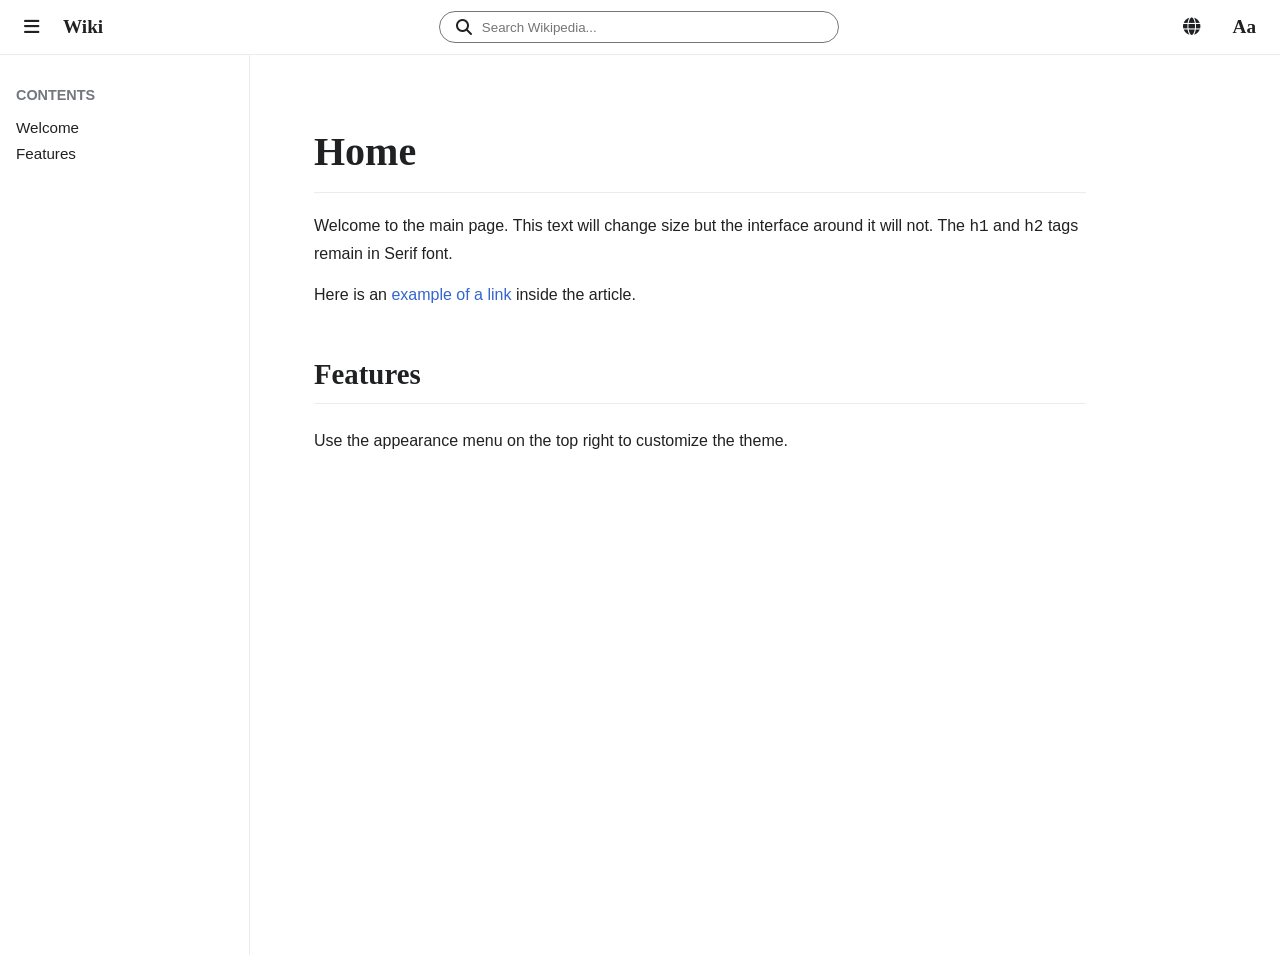
<file: en/Home/index.html>
<!DOCTYPE html>
<html lang="en">
<head>
    <meta charset="UTF-8">
    <meta name="viewport" content="width=device-width, initial-scale=1.0">
    <title>Home - Wiki</title>
    <link rel="stylesheet" href="../../style.css">
    <link rel="stylesheet" href="https://cdnjs.cloudflare.com/ajax/libs/font-awesome/6.4.0/css/all.min.css">
</head>
<body data-theme="white" data-font="sans" class="fixed-header">
    
    <header class="topbar">
        <div class="topbar-left">
            <button class="icon-btn" aria-label="Menu"><i class="fas fa-bars"></i></button>
            <div class="logo">Wiki</div>
        </div>
        
        <div class="topbar-center">
            <div class="search-box">
                <i class="fas fa-search"></i>
                <input type="text" placeholder="Search Wikipedia...">
            </div>
        </div>

        <div class="topbar-right">
            <div class="dropdown-container">
                <button id="btn-lang" class="icon-btn" aria-label="Languages"><i class="fas fa-globe"></i></button>
                <div id="menu-lang" class="dropdown-menu hidden">
                    <div class="menu-lang-header">
                        <i class="fas fa-search"></i>
                        <input type="text" placeholder="Find language">
                    </div>
                    <ul class="lang-list">
                        <li><a href="#" data-lang="en">English <span>(en)</span></a></li>
                        <li><a href="#" data-lang="fr">Français <span>(fr)</span></a></li>
                        <li><a href="#" data-lang="es">Español <span>(es)</span></a></li>
                    </ul>
                </div>
            </div>

            <div class="dropdown-container">
                <button id="btn-appearance" class="icon-btn font-icon">Aa</button>
                <div id="menu-appearance" class="dropdown-menu appearance-menu hidden">
                    <div class="tabs">
                        <button class="tab-btn active" data-target="tab-theme">Theme</button>
                        <button class="tab-btn" data-target="tab-settings">Settings</button>
                    </div>
                    
                    <div id="tab-theme" class="tab-content active">
                        <div class="font-family-selector">
                            <button class="font-btn active" data-font-val="sans">
                                <span class="font-label">Sans</span>
                                <span class="font-preview" style="font-family: sans-serif;">Aa</span>
                            </button>
                            <button class="font-btn" data-font-val="serif">
                                <span class="font-label">Serif</span>
                                <span class="font-preview" style="font-family: serif;">Aa</span>
                            </button>
                        </div>
                        
                        <div class="color-selector">
                            <button class="color-btn" data-color="white" style="background: #ffffff;"></button>
                            <button class="color-btn" data-color="sepia" style="background: #f4ecd8;"></button>
                            <button class="color-btn" data-color="gray" style="background: #404040;"></button>
                            <button class="color-btn" data-color="darkslate" style="background: #202122;"></button>
                            <button class="color-btn" data-color="black" style="background: #000000; border-color: #555;"></button>
                        </div>

                        <div class="slider-group">
                            <span>A</span>
                            <input type="range" id="slider-size" min="0.8" max="1.6" step="0.1" value="1">
                            <span style="font-size: 1.2em;">A</span>
                        </div>
                        <div class="slider-group">
                            <i class="fas fa-align-justify"></i>
                            <input type="range" id="slider-height" min="1.2" max="2.0" step="0.1" value="1.6">
                            <i class="fas fa-align-justify" style="font-size: 1.2em;"></i>
                        </div>
                    </div>

                    <div id="tab-settings" class="tab-content hidden">
                        <div class="setting-row">
                            <span>Fixed Header</span>
                            <label class="toggle"><input type="checkbox" id="toggle-header" checked><span class="slider"></span></label>
                        </div>
                        <div class="setting-row">
                            <span>Hide Article Links</span>
                            <label class="toggle"><input type="checkbox" id="toggle-links"><span class="slider"></span></label>
                        </div>
                        <div class="setting-row">
                            <span>Contents Bullet Points</span>
                            <label class="toggle"><input type="checkbox" id="toggle-bullets"><span class="slider"></span></label>
                        </div>
                    </div>
                </div>
            </div>
        </div>
    </header>

    <div class="main-container">
        <aside class="sidebar">
            <div class="contents-title">CONTENTS</div>
            <nav class="toc">
                <ul>
                    <li><a href="#welcome">Welcome</a></li>
                    <li><a href="#features">Features</a></li>
                </ul>
            </nav>
        </aside>

        <main class="content-wrapper">
            <div id="translation-warning" class="warning-banner hidden">
                No translation available for this language, go to the <a href="#" id="fallback-link">English page</a>.
            </div>

            <article class="page-content">
                <h1 id="welcome">Home</h1>
                <p>Welcome to the main page. This text will change size but the interface around it will not. The <code>h1</code> and <code>h2</code> tags remain in Serif font.</p>
                <p>Here is an <a href="#">example of a link</a> inside the article.</p>

                <h2 id="features">Features</h2>
                <p>Use the appearance menu on the top right to customize the theme.</p>
            </article>
        </main>
    </div>

    <script src="../../script.js"></script>
</body>
</html>
</file>
<file: style.css>
:root {
    --article-font-size: 1rem;
    --article-line-height: 1.6;
    
    --ui-bg: #ffffff;
    --ui-border: #eaecf0;
    --ui-text: #202122;
    --ui-muted: #72777d;
    --accent: #3366cc;
}

body[data-theme="white"] { --bg: #ffffff; --text: #202122; --link: #3366cc; --menu-bg: #ffffff; --menu-text: #202122;}
body[data-theme="sepia"] { --bg: #f4ecd8; --text: #333333; --link: #3366cc; --menu-bg: #2a2a2a; --menu-text: #eee; }
body[data-theme="gray"] { --bg: #404040; --text: #eeeeee; --link: #8ab4f8; --menu-bg: #2a2a2a; --menu-text: #eee; }
body[data-theme="darkslate"] { --bg: #202122; --text: #eeeeee; --link: #8ab4f8; --menu-bg: #1a1a1a; --menu-text: #eee; }
body[data-theme="black"] { --bg: #000000; --text: #dddddd; --link: #8ab4f8; --menu-bg: #111111; --menu-text: #eee; }

* { box-sizing: border-box; }

body {
    margin: 0;
    font-family: sans-serif;
    background-color: var(--bg);
    color: var(--text);
}

.topbar {
    display: flex;
    justify-content: space-between;
    align-items: center;
    padding: 0.5rem 1rem;
    background-color: var(--bg);
    border-bottom: 1px solid var(--ui-border);
    z-index: 100;
}

body.fixed-header .topbar {
    position: sticky;
    top: 0;
}

.topbar-left, .topbar-right {
    display: flex;
    align-items: center;
    gap: 1rem;
}

.logo { font-family: serif; font-size: 1.2rem; font-weight: bold; }

.icon-btn {
    background: transparent;
    border: none;
    color: var(--text);
    font-size: 1.1rem;
    cursor: pointer;
    padding: 0.5rem;
}
.font-icon { font-family: serif; font-weight: bold; font-size: 1.2rem; }

.search-box {
    display: flex;
    align-items: center;
    background: transparent;
    border: 1px solid var(--ui-muted);
    border-radius: 20px;
    padding: 0.4rem 1rem;
    width: 400px;
    max-width: 100%;
}
.search-box input {
    border: none;
    background: transparent;
    outline: none;
    color: var(--text);
    width: 100%;
    margin-left: 0.5rem;
}

.dropdown-container { position: relative; }
.dropdown-menu {
    position: absolute;
    top: 100%;
    right: 0;
    background: var(--menu-bg);
    color: var(--menu-text);
    border: 1px solid var(--ui-border);
    border-radius: 4px;
    width: 320px;
    padding: 1rem;
    box-shadow: 0 4px 12px rgba(0,0,0,0.2);
    z-index: 200;
}
.hidden { display: none !important; }

.menu-lang-header input { width: 100%; background: transparent; border: none; color: inherit; padding: 0.5rem; outline: none; border-bottom: 1px solid #555;}
.lang-list { list-style: none; padding: 0; margin-top: 1rem; max-height: 300px; overflow-y: auto;}
.lang-list li a {
    display: flex;
    justify-content: space-between;
    padding: 0.5rem;
    color: inherit;
    text-decoration: none;
}
.lang-list li a span { color: var(--ui-muted); font-size: 0.9em; }

.tabs { display: flex; border-bottom: 1px solid #444; margin-bottom: 1rem; }
.tab-btn {
    flex: 1; background: transparent; border: none; color: var(--menu-text); padding: 0.5rem; cursor: pointer; border-bottom: 2px solid transparent; opacity: 0.6;
}
.tab-btn.active { opacity: 1; border-bottom-color: var(--accent); }

.font-family-selector { display: flex; gap: 0.5rem; margin-bottom: 1rem; }
.font-btn {
    flex: 1; background: #222; border: 1px solid #444; border-radius: 8px; color: white; padding: 0.8rem; cursor: pointer; display: flex; flex-direction: column; align-items: center;
}
.font-btn.active { border-color: var(--accent); }
.font-label { font-size: 0.8rem; opacity: 0.7; }
.font-preview { font-size: 1.5rem; margin-top: 0.2rem; }

.color-selector { display: flex; justify-content: space-between; margin-bottom: 1.5rem; }
.color-btn {
    width: 35px; height: 35px; border-radius: 50%; border: 2px solid transparent; cursor: pointer;
}
.color-btn.active { border-color: var(--accent); transform: scale(1.1); }

.slider-group { display: flex; align-items: center; gap: 1rem; margin-bottom: 1rem; color: var(--menu-text); }
.slider-group input[type="range"] { flex: 1; accent-color: var(--accent); }

.setting-row { display: flex; justify-content: space-between; align-items: center; margin-bottom: 1rem; }
.toggle { position: relative; width: 40px; height: 20px; }
.toggle input { opacity: 0; width: 0; height: 0; }
.slider { position: absolute; cursor: pointer; top: 0; left: 0; right: 0; bottom: 0; background-color: #ccc; transition: .4s; border-radius: 20px; }
.slider:before { position: absolute; content: ""; height: 14px; width: 14px; left: 3px; bottom: 3px; background-color: white; transition: .4s; border-radius: 50%; }
input:checked + .slider { background-color: var(--accent); }
input:checked + .slider:before { transform: translateX(20px); }

.main-container { display: flex; max-width: 1400px; margin: 0 auto; }

.sidebar { width: 250px; padding: 2rem 1rem; border-right: 1px solid var(--ui-border); height: 100vh; position: sticky; top: 60px; overflow-y: auto;}
.contents-title { font-weight: bold; margin-bottom: 1rem; color: var(--ui-muted); font-size: 0.9rem;}
.toc ul { list-style: none; padding-left: 0; }
.toc ul li { margin-bottom: 0.5rem; }
.toc a { color: var(--text); text-decoration: none; font-size: 0.95rem; }
.toc a:hover { text-decoration: underline; }

.content-wrapper { flex: 1; padding: 2rem 4rem; max-width: 900px; }
.warning-banner { background: #ffcccc; color: #900; padding: 1rem; border-radius: 4px; margin-bottom: 2rem; font-weight: bold; }
.warning-banner a { color: #900; text-decoration: underline; }

.page-content {
    font-size: var(--article-font-size);
    line-height: var(--article-line-height);
}

body[data-font="sans"] .page-content { font-family: sans-serif; }
body[data-font="serif"] .page-content { font-family: serif; }

.page-content h1, .page-content h2 { font-family: 'Georgia', serif !important; }
.page-content h1 { font-size: 2.5em; border-bottom: 1px solid var(--ui-border); padding-bottom: 0.2em; margin-bottom: 0.5em;}
.page-content h2 { font-size: 1.8em; border-bottom: 1px solid var(--ui-border); padding-bottom: 0.2em; margin-top: 1.5em;}
.page-content h3 { font-size: 1.4em; }

.page-content a { color: var(--link); text-decoration: none; }
.page-content a:hover { text-decoration: underline; }

body.hide-article-links .page-content a { color: inherit !important; pointer-events: none; text-decoration: none !important; }
body.show-toc-bullets .toc ul { list-style: disc; padding-left: 1.5rem; }
</file>
